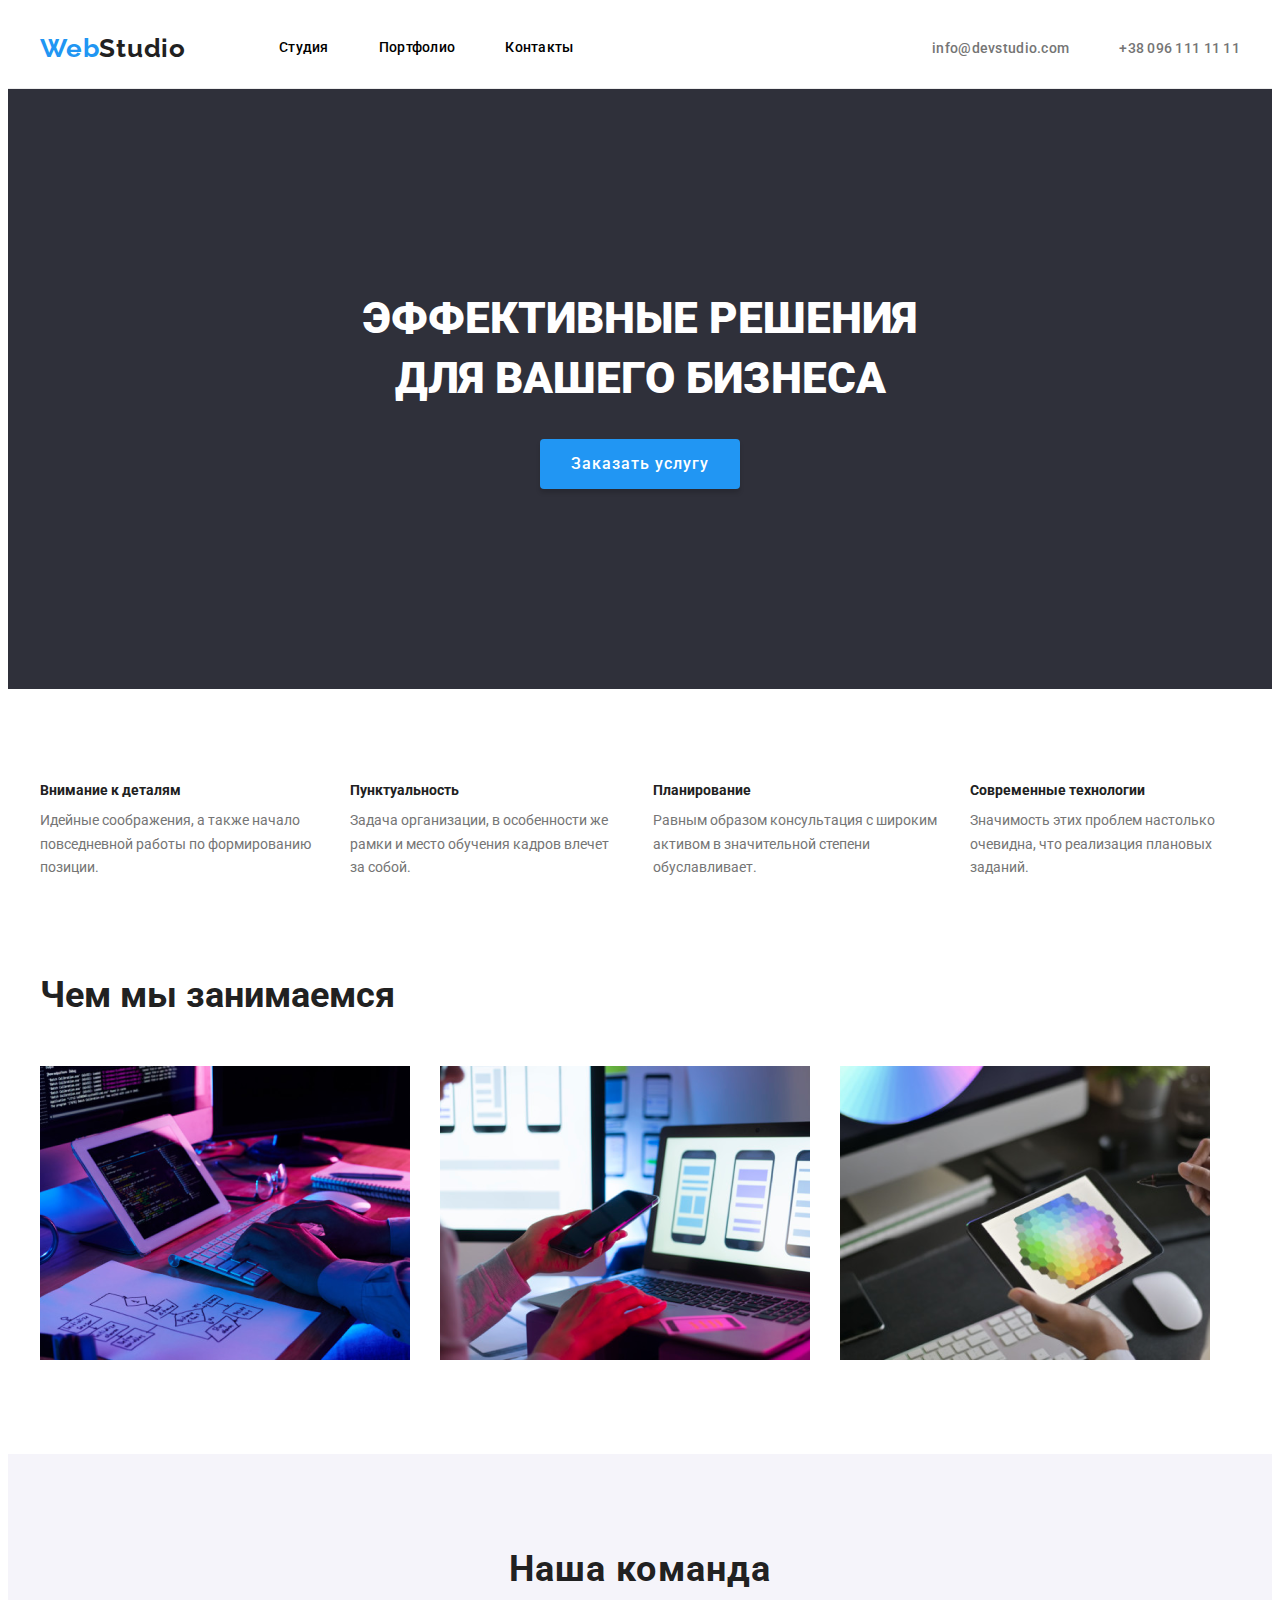
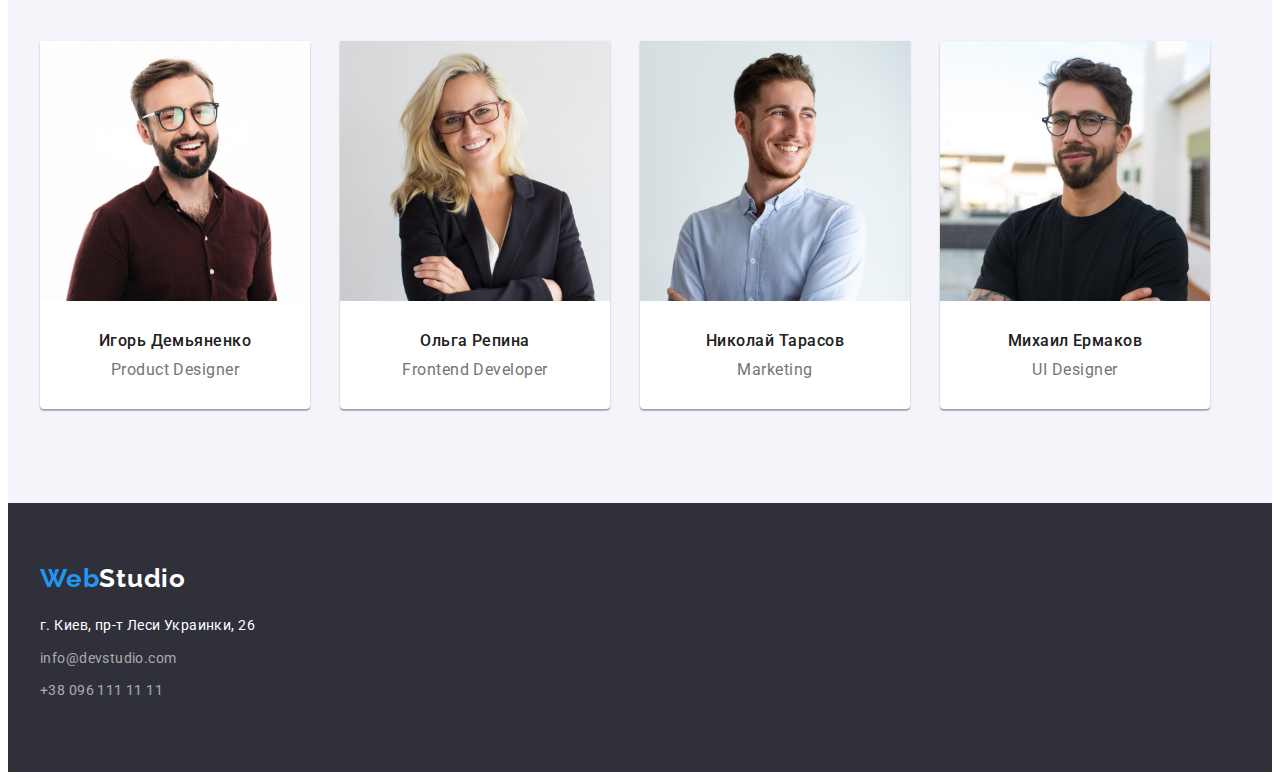
<file: index.html>
<!DOCTYPE html>
<html lang="en">
<head>
    <meta charset="UTF-8">
    <meta http-equiv="X-UA-Compatible" content="IE=edge">
    <meta name="viewport" content="width=device-width, initial-scale=1.0">
    <title>Document</title>
    <link rel="preconnect" href="https://fonts.googleapis.com">
    <link rel="preconnect" href="https://fonts.gstatic.com" crossorigin>
    <link href="https://fonts.googleapis.com/css2?family=Raleway:wght@700&family=Roboto:wght@400;500;700;900&display=swap"
        rel="stylesheet">

        <link rel="stylesheet" href="https://cdnjs.cloudflare.com/ajax/libs/modern-normalize/1.1.0/modern-normalize.min.css"
            integrity="sha512-wpPYUAdjBVSE4KJnH1VR1HeZfpl1ub8YT/NKx4PuQ5NmX2tKuGu6U/JRp5y+Y8XG2tV+wKQpNHVUX03MfMFn9Q=="
            crossorigin="anonymous" referrerpolicy="no-referrer" />

    <link rel="stylesheet" href="./css/style.css">
</head>
<body>
    <!-- HEADER -->
    <header class="header">
        <div class="container header-flex">
            <nav class="header-navigation">
                <a href="index.html" class="header-logo link"> Web<span class="header-studio">Studio</span> </a>
                <ul class="header-list list">
                    <li class="header-item"> <a href="index.html" class="header-link link"> Студия</a></li>
                    <li class="header-item"> <a href="portfolio.html" class="header-link link"> Портфолио</a></li>
                    <li class="header-item"> <a href="" class="header-link link"> Контакты</a></li>
                </ul>
            </nav>
            <ul class="auth-nav list">
                <li class="header-item"> <a href="mailto:info@devstudio.com" class="header-mail link">info@devstudio.com
                    </a></li>
                <li class="header-item"> <a href="tel:+380961111111" class="header-tel link">+38 096 111 11 11</a></li>
            </ul>
        </div>
    </header>
     
    <main>
        <!-- HERO -->
        <section class="hero">
            <div class="container hero-content">
                <h1 class="hero-title">ЭФФЕКТИВНЫЕ РЕШЕНИЯ <br/>ДЛЯ ВАШЕГО БИЗНЕСА</h1>
                <button type="button" class="hero-btn"> Заказать услугу</button>
            </div>
        </section>

        <!-- Приховати заголовок нижче 'Особенности'-->
        <section class="section benefits">
            <div class="container">
                <h2 class="visually-hidden"> Особенности</h2>
                <ul class="benefits-list list">
                    <li class="benefits-item">
                        <h3 class="benefits-item-title">Внимание к деталям</h3>
                        <p class="benefits-text">Идейные соображения, а также начало повседневной работы по формированию
                            позиции.</p>
                    </li>
                    <li class="benefits-item">
                        <h3 class="benefits-item-title">Пунктуальность</h3>
                        <p class="benefits-text">Задача организации, в особенности же рамки и место обучения кадров влечет за
                            собой.</p>
                    </li>
                    <li class="benefits-item">
                        <h3 class="benefits-item-title">Планирование</h3>
                        <p class="benefits-text">Равным образом консультация с широким активом в значительной степени
                            обуславливает.</p>
                    </li>
                    <li class="benefits-item">
                        <h3 class="benefits-item-title">Современные технологии</h3>
                        <p class="benefits-text">Значимость этих проблем настолько очевидна, что реализация плановых заданий.
                        </p>
                    </li>
                </ul>
                </section>

                    <!--  products-->
                <section class="section products">
                    <div class="container">
                        <h2 class="products-title"> Чем мы занимаемся</h2>
                        <ul class="products-list list">
                            <li class="products-item"> <img src="./image/img.png" alt="Програмування" width="370"> </li>
                
                        <li class="products-item"> <img src="./image/mobapp.png" alt="Modapp" width="370"> </li>
                        <li class="products-item"> <img src="./image/design.png" alt="design" width="370"> </li>
                    </ul>
                    </div>
                </section>

                       <!-- OUR TEAM -->
                <section class="team">
                    <div class="container">
                    <h2 class="team-title">Наша команда</h2>
                    <ul class="list team-list " >
                        <li class="team-item">
                            <img src="./image/FOTO/img игорь.jpg" alt="Игорь Демьяненко" width="270">
                            <div class="card-team">
                            <h3 class="team-name">Игорь Демьяненко</h3>
                            <p lang="en" class="team-work-position"> Product Designer</p>
                            </div>
                        </li>
                        <li class="team-item">
                            <img src="./image/FOTO/img ольга.jpg" alt="Ольга Репина" width="270">
                            <div class="card-team">
                            <h3 class="team-name">Ольга Репина</h3>
                            <p lang="en" class="team-work-position">Frontend Developer</p>
                            </div>
                        </li>
                        <li class="team-item">
                            <img src="./image/FOTO/img николай.jpg" alt="Николай Тарасов" width="270">
                            <div class="card-team">
                            <h3 class="team-name">Николай Тарасов</h3>
                            <p lang="en" class="team-work-position">Marketing</p>
                            </div>
                        </li>
                        <li class="team-item">
                            <img src="./image/FOTO/img михаил.jpg" alt="Михаил Ермаков" width="270">
                            <div class="card-team">
                            <h3 class="team-name">Михаил Ермаков</h3>
                            <p lang="en" class="team-work-position">UI Designer</p>
                            </div>
                        </li>
                    </ul>
                    </div>
                </section>
                </main>

                <!-- Футер-->
                <footer class="footer">
                    <div class="container">
                        <a href="index.html" class="footer-logo link"> Web<span class="footer-studio">Studio</span> </a>
                        <address class="address">
                            <ul class="address-list list">
                                <li class="address-item"> <a href="" class="address-link link"> г. Киев, пр-т Леси Украинки, 26 </a>
                                </li>
                                <li class="address-item"> <a href="mailto:info@devstudio.com"
                                        class="address-mail-link link">info@devstudio.com</a></li>
                                <li class="address-item"> <a href="tel:+380961111111" class="address-tel-link link">+38 096 111 11
                                        11</a></li>
                            </ul>
                        </address>
                    </div>
                
                </footer>
                </body>
                
                </html>
</body>
</html>
</file>
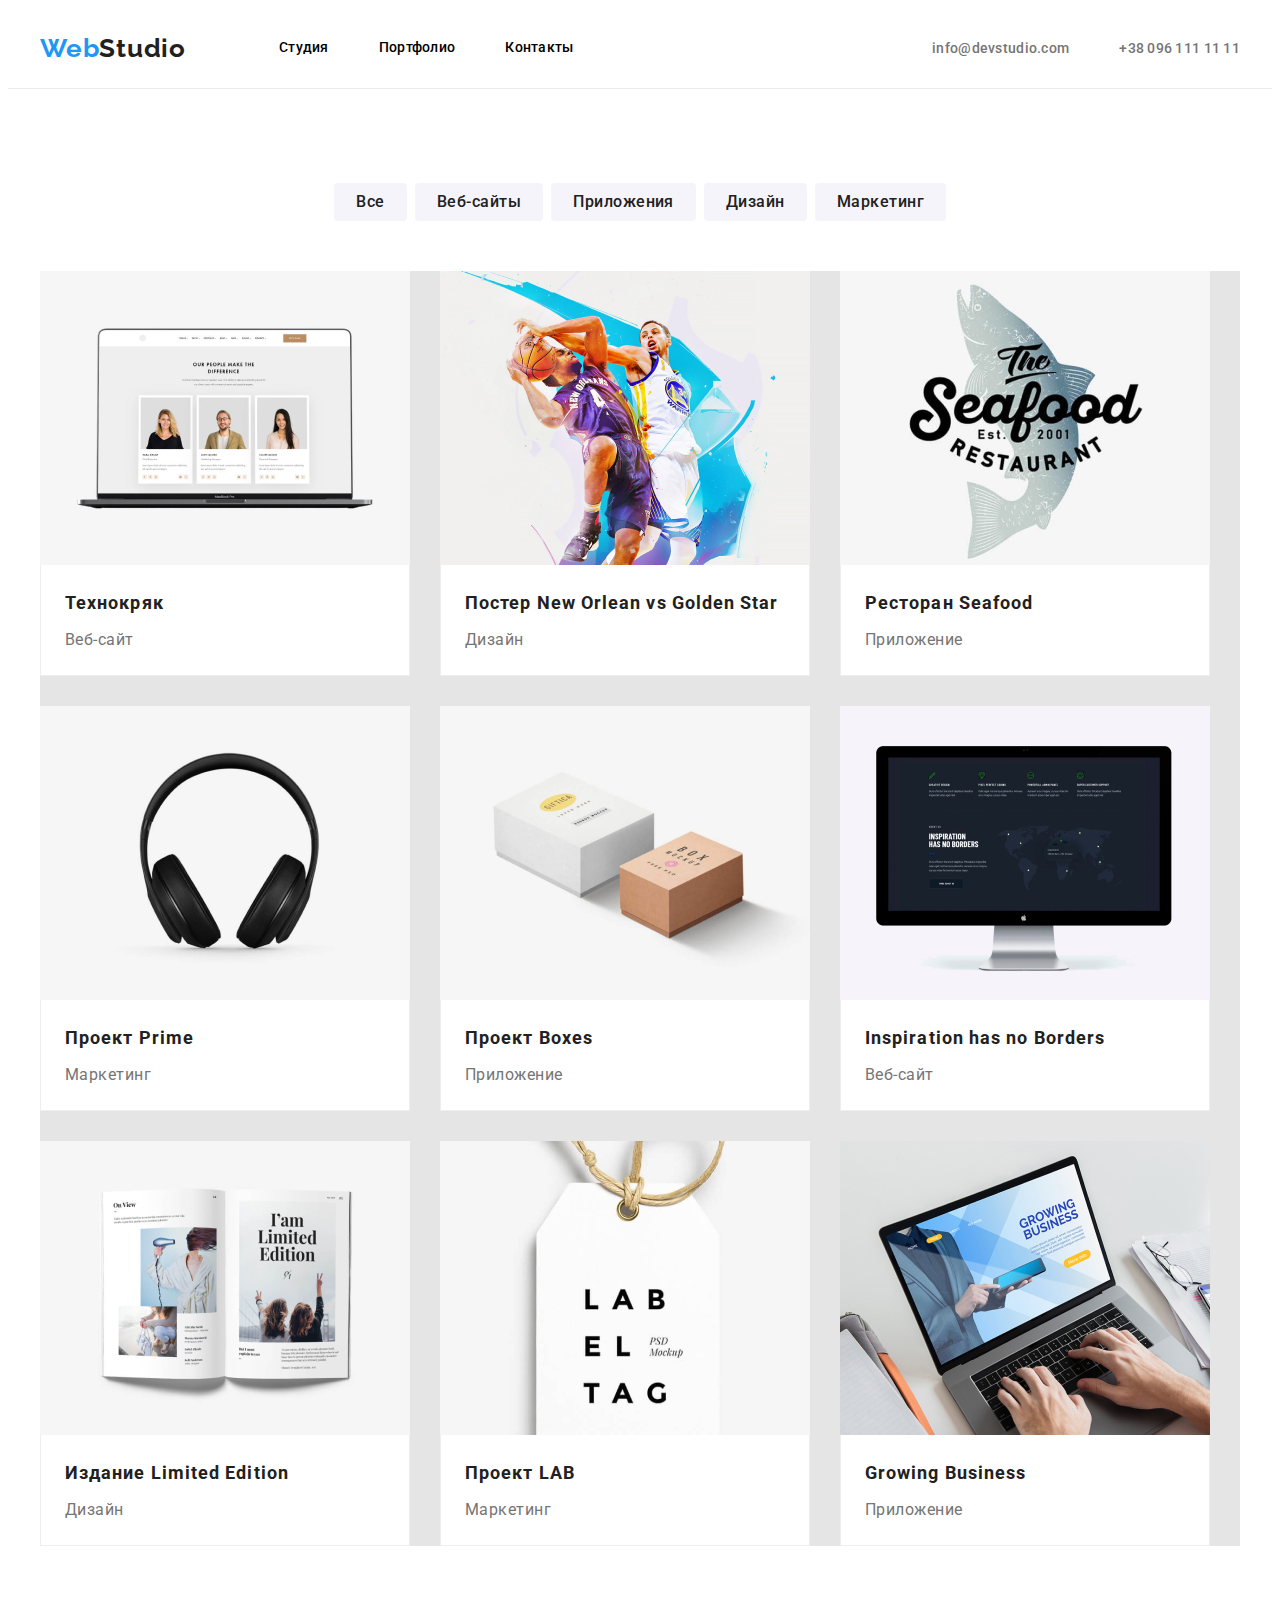
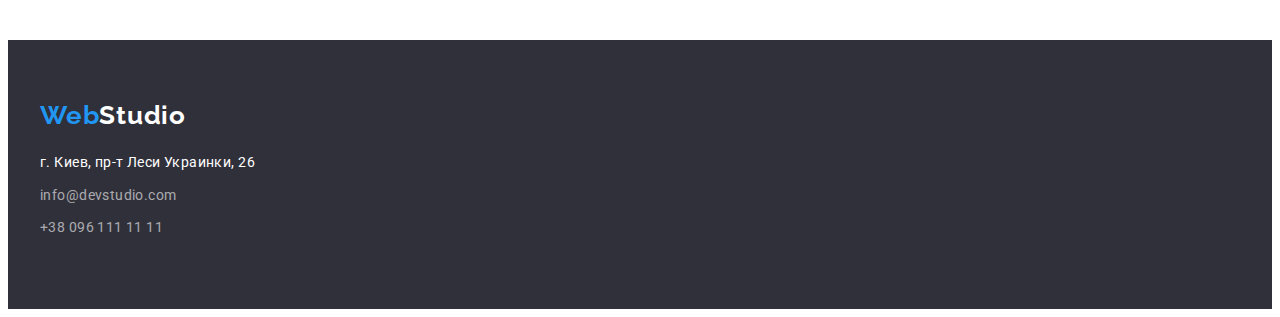
<file: portfolio.html>
<!DOCTYPE html>
<html lang="en">
<head>
    <meta charset="UTF-8">
    <meta http-equiv="X-UA-Compatible" content="IE=edge">
    <meta name="viewport" content="width=device-width, initial-scale=1.0">
    <title>Document</title>
    <link rel="preconnect" href="https://fonts.googleapis.com">
    <link rel="preconnect" href="https://fonts.gstatic.com" crossorigin>
    <link href="https://fonts.googleapis.com/css2?family=Raleway:wght@700&family=Roboto:wght@400;500;700;900&display=swap"
        rel="stylesheet">
<link rel="stylesheet" href="https://cdnjs.cloudflare.com/ajax/libs/modern-normalize/1.1.0/modern-normalize.min.css"
    integrity="sha512-wpPYUAdjBVSE4KJnH1VR1HeZfpl1ub8YT/NKx4PuQ5NmX2tKuGu6U/JRp5y+Y8XG2tV+wKQpNHVUX03MfMFn9Q=="
    crossorigin="anonymous" referrerpolicy="no-referrer" />

    <link rel="stylesheet" href="./css/style.css">
</head>
<body>
    <!-- Шапка сайта -->
<header class="header">
    <div class="container header-flex">
        <nav class="header-navigation">
            <a href="index.html" class="header-logo link"> Web<span class="header-studio">Studio</span> </a>
            <ul class="header-list list">
                <li class="header-item"> <a href="index.html" class="header-link link"> Студия</a></li>
                <li class="header-item"> <a href="portfolio.html" class="header-link link"> Портфолио</a></li>
                <li class="header-item"> <a href="" class="header-link link"> Контакты</a></li>
            </ul>
        </nav>
        <ul class="auth-nav list">
            <li class="header-item"> <a href="mailto:info@devstudio.com" class="header-mail link">info@devstudio.com
                </a></li>
            <li class="header-item"> <a href="tel:+380961111111" class="header-tel link">+38 096 111 11 11</a></li>
        </ul>
    </div>
</header>

    <!-- Основна частина -->
    <main>
        <section class="section portfolio">
            <div class="container">
                <ul class="portfolio-list list">
                    <li class="portfolio-item"> <button type="button" class="portfolio-btn">Все </button></li>
                    <li class="portfolio-item"> <button type="button" class="portfolio-btn">Веб-сайты </button> </li>
                    <li class="portfolio-item"><button type="button" class="portfolio-btn">Приложения </button> </li>
                    <li class="portfolio-item"><button type="button" class="portfolio-btn">Дизайн </button> </li>
                    <li class="portfolio-item"> <button type="button" class="portfolio-btn"> Маркетинг</button></li>
                </ul>
    
        <ul class="list projects-list">
            <li class="link projects-item"> 
                <img src="./image/img.jpg" alt="Технокряк" width="370">
                <div class="card">
                <h3 class="projects-title">Технокряк</h3>
                    <p class="projects-after-title">Веб-сайт</p> </div> </li>

            <li class="link projects-item"> 
                <img src="./image/img (2).jpg" alt="Постер" width="370">  
                <div class="card">
                <h3 class="projects-title"> Постер New Orlean vs Golden Star </h3> 
                    <p  class="projects-after-title"> Дизайн </p> </div> </li>
               
           
            <li class="link projects-item"> 
                <img src="./image/img (3).jpg" alt="Ресторан Seafood" width="370">
                <div class="card">
                <h3 class="projects-title">Ресторан Seafood</h3>
                    <p  class="projects-after-title">Приложение</p>  </div> </li>

             <li class="link projects-item"> 
                 <img src="./image/img (4).jpg" alt="Проект Prime" width="370">
                <div class="card">
               <h3 class="projects-title">Проект Prime</h3>
                    <p  class="projects-after-title">Маркетинг</p>  </div> </li>

            <li class="link projects-item"> 
                <img src="./image/img (5).jpg" alt="Проект Boxes" width="370">
                <div class="card">
              <h3 class="projects-title">Проект Boxes</h3>
                    <p  class="projects-after-title">Приложение</p>  </div> </li>

            <li class="link projects-item"> 
                <img src="./image/img (6).jpg" alt="Inspiration has no Borders" width="370">
                <div class="card">
             <h3 class="projects-title">Inspiration has no Borders</h3>
                    <p  class="projects-after-title">Веб-сайт</p> </div> </li>

            <li class="link projects-item"> 
                <img src="./image/img (7).jpg" alt="Издание Limited Edition" width="370">
                <div class="card">
             <h3 class="projects-title">Издание Limited Edition</h3>
                    <p  class="projects-after-title">Дизайн</p> </div> </li>

            <li class="link projects-item"> 
                <img src="./image/img (8).jpg" alt="Проект LAB" width="370">
                <div class="card">
              <h3 class="projects-title">Проект LAB</h3>
                    <p  class="projects-after-title">Маркетинг</p>  </div> </li>

            <li class="link projects-item"> 
                <img src="./image/img (9.jpg" alt="Growing Business" width="370">
                <div class="card">
            <h3 class="projects-title">Growing Business</h3>
                    <p  class="projects-after-title">Приложение</p> </div> </li>
                </ul>
          </div>
      </section>
  </main>
  
         
    <!-- Футер-->
    <footer class="footer">
        <div class="container">
            <a href="index.html" class="footer-logo link"> Web<span class="footer-studio">Studio</span> </a>
            <address class="address">
                <ul class="address-list list">
                    <li class="address-item"> <a href="" class="address-link link"> г. Киев, пр-т Леси Украинки, 26 </a>
                    </li>
                    <li class="address-item"> <a href="mailto:info@devstudio.com"
                            class="address-mail-link link">info@devstudio.com</a></li>
                    <li class="address-item"> <a href="tel:+380961111111" class="address-tel-link link">+38 096 111 11
                            11</a></li>
                </ul>
            </address>
        </div>
    
    </footer>
</body>
</html>
</file>
<file: css/style.css>
:root {
    --main-title-color: #ffffff;
    --second-title-color: #212121;
    --third-title-color: #757575;
    --main-text-color: #757575;
    --second-text-color: color: rgba(255, 255, 255, 0.6);
    --third-text-color: #212121;
    --accent-color: #2196F3;
    --main-btn-color:#FFFFFF;
    --second-btn-color: #212121;
    --header-text-color:  #212121;
}

body {
    font-family: Roboto; 
    color: #E5E5E5;
}

.container {
     width: 1200px;
     margin-left: auto;
     margin-right: auto;
     padding-left: 15px;
      padding-right: 15px;
}
h1, h2, h3, p, ul{
    margin: 0;
}

.list {
list-style: none;
padding: 0cm;
}

.link {
    text-decoration: none;
}

.visually-hidden {
 position: absolute;
  white-space: nowrap;
  width: 1px;
  height: 1px;
  overflow: hidden;
  border: 0;
  padding: 0;
  clip: rect(0 0 0 0);
  clip-path: inset(50%);
  margin: -1px;
}

img {
  display: block;
  max-width: 100%;
  height: auto;
}


/*/////////// HEADER//////////// */
.header {
    background: #FFFFFF;
    border-bottom: 1px solid #ececec;
}
.header-flex {
     display: flex;
     align-items: center;
    justify-content: center;
}  
.header-list {
     display: flex;
     margin-left: 93px;
}
.header-navigation{
    display: flex;
    align-items: center;
}
.header-list .header-item + .header-item {
  margin-left: 50px;
}

.auth-nav {
  display: flex;
  margin-left: auto;
}
.auth-nav .header-item + .header-item {
  margin-left: 50px;
}

.header-logo {
  font-family: Raleway;
  font-weight: bold;
  font-size: 26px;
  line-height: 1.19;
  letter-spacing: 0.03em;
  color: var(--accent-color);
}
.header-studio {
  font-family: Raleway;
  font-weight: bold;
  font-size: 26px;
  line-height: 1.19;
  letter-spacing: 0.03em;
  color: var(--second-title-color);
}
.header-link {
     display: block;
     padding-top: 32px;
     padding-bottom: 32px;
     font-weight: 500;
     font-size: 14px;
     line-height: 1.14;
     letter-spacing: 0.02em;
     color: black;  
}

.header-link:hover,
.header-link:focus {
    color: var(--accent-color);
}
.header-mail:hover,
.header-mail:focus{
    color: var(--accent-color);
}
.header-tel:hover,
.header-tel:focus{
  color: var(--accent-color);
}
.header-mail, .header-tel {
    font-weight: 500;
    font-size: 14px;
    line-height: 1.14;
    letter-spacing: 0.02em;
    color: var(--main-text-color);
} 
/* /////////////////////   HERO   /////////// */
 .hero {
     padding-top: 200px;
     padding-bottom: 200px;
    background-color: #2F303A;
 }
 .hero-content {
     text-align: center;
 }
 .hero-title {
     margin-top: 0;
     margin-bottom: 30px;
    font-weight: 900;
    font-size: 44px;
    line-height: 1.36;
    color: var(--main-title-color);
 }

 .hero-btn {
      border: none;
     height: 50px;
     min-width: 200px;
     cursor: pointer;
     font-family: inherit;
     font-weight: 500;
     font-size: 16px;
     line-height: 1.88;
     text-align: center;
     letter-spacing: 0.06em;
     color: white;
     background: #2196f3;
     box-shadow: 0px 4px 4px rgba(0, 0, 0, 0.15);
     border-radius: 4px;
 }
 .hero-btn:hover,
 .hero-btn:focus {
    font-weight: 500;
    font-size: 16px;
    line-height: 1.88;
    text-align: center;
    letter-spacing: 0.06em;
    color: #ffffff;
    background: #188ce8;
    box-shadow: 0px 3px 1px rgba(0, 0, 0, 0.1), 0px 1px 2px rgba(0, 0, 0, 0.08),
    0px 2px 2px rgba(0, 0, 0, 0.12);
    border-radius: 4px;
 }

/* ------------------benefits---------- */

.benefits {
    padding-top: 94px;
    padding-bottom: 47px;
    background: white;
}
.benefits-list{
    display: flex;
}
.benefits-item-title {
    width: 270px;
    margin-bottom: 10px;
    font-weight: 700;
    font-size: 14px;
    line-height: 1.14;
    color: var(--second-title-color);
}

.benefits-text {
    font-weight: 400;
    font-size: 14px;
    line-height: 1.71;
    color: var(--third-title-color);
}
.benefits-item + .benefits-item {
  margin-left: 30px;
}

/* /////////////products///////// */
.products{
    padding-top: 47px;
    padding-bottom: 94px;
}
.products-title {
    text-transform: none;
    font-weight: 700;
    font-size: 36px;
    line-height: 1.17;
    color: var(--second-title-color);
    margin-bottom: 50px;
}
.products-list {
  display: flex;
}
.products-list .products-item + .products-item {
  margin-left: 30px;
}


/* ///////////////OUR TEAM///////// */

.team {
    background: #F5F4FA;
    padding-bottom: 94px;
    padding-top: 94px;
}
.team-list{
    display: flex;
}
.card-team{
     padding-top: 30px;
     padding-bottom: 30px;
}
.team-list .team-item + .team-item {
  margin-left: 30px;
}
.team-item {
  background: #ffffff;
  box-shadow: 0px 1px 3px rgba(0, 0, 0, 0.12), 0px 1px 1px rgba(0, 0, 0, 0.14),
    0px 2px 1px rgba(0, 0, 0, 0.2);
  border-radius: 0px 0px 4px 4px;
}

.team-title {
    margin-bottom: 50px;
    font-weight: 700;
    font-size: 36px;
    line-height: 1.17; 
    text-align: center;
    letter-spacing: 0.03em;
   color:var(--second-title-color);
}
.team-name {
    margin-bottom: 10px;
    font-weight: 500;
    font-size: 16px;
    line-height: 1.19;
    line-height: 1.19;
    text-align: center;
    letter-spacing: 0.03em;
    color: var(--second-title-color);
}
.team-work-position {
    font-weight: 400;
    font-size: 16px;
    line-height: 1.19;
    text-align: center;
    letter-spacing: 0.03em;
    color: var(--third-title-color);
}

/* ////////// footer//////////*/
.footer {
  padding-top: 60px;
  padding-bottom: 60px;
  background-color: #2F303A
}
.footer-logo {
  font-family: Raleway;
  font-weight: bold;
  font-size: 26px;
  line-height: 1.19;
  letter-spacing: 0.03em;
  color: var(--accent-color);
}
.footer-studio {
  font-family: Raleway;
  font-weight: bold;
  font-size: 26px;
  line-height: 1.19;
  letter-spacing: 0.03em;
  color: white;
}
.address {
  margin-top: 20px;
  font-style: normal;
}
.address-item {
  margin-bottom: 9px;
}
.address-link {
  font-weight: normal;
  font-size: 14px;
  line-height: 1.71;
  letter-spacing: 0.03em;
  color: #ffffff;
}
.address-mail-link {
  font-weight: normal;
  font-size: 14px;
  line-height: 1.71;
  letter-spacing: 0.03em;
  color: rgba(255, 255, 255, 0.6);
}
.address-tel-link {
  font-weight: normal;
  font-size: 14px;
  line-height: 1.71;
  letter-spacing: 0.03em;
  color: rgba(255, 255, 255, 0.6);
}
.address-mail-link:hover,
.address-mail-link:focus,
.address-tel-link:hover,
.address-tel-link:focus {
  color: var(--accent-color);
}


/* ----------------PORTFOLIO----- */
.portfolio {
  padding-top: 94px;
  padding-bottom: 94px;
}
.portfolio-list{
  display: flex;
  justify-content: center;
  margin-bottom: 50px;
}
.portfolio-list .portfolio-item + .portfolio-item {
  margin-left: 8px;
}
.portfolio-btn {
     display: inline-block;
     cursor: pointer;
     font-family: inherit;
     height: 38px;
     min-width: 73px;
     padding: 6px 22px;
      border: 0;
     font-weight: 500;
     font-size: 16px;
     line-height: 1.63;
     text-align: center;
     letter-spacing: 0.03em;
     color: var(--second-title-color);
     background: #f5f4fa;;
     border-radius: 4px; 
}

.portfolio-btn:hover,
.portfolio-btn:focus {
  font-weight: 500;
  font-size: 16px;
  line-height: 1.63;
  text-align: center;
  letter-spacing: 0.03em;
  color: #ffffff;
  background: #2196f3;
  box-shadow: 0px 3px 1px rgba(0, 0, 0, 0.1), 0px 1px 2px rgba(0, 0, 0, 0.08),
    0px 2px 2px rgba(0, 0, 0, 0.12);
  border-radius: 4px;
}

/* projects */

.projects-list {
     background: #E5E5E5;
     display: flex;
     flex-wrap: wrap;
}
.projects-item + .projects-item {
  margin-left: 30px;
}
.projects-item:nth-child(3n + 1) {
  margin-left: 0;
}
.projects-item {
  margin-bottom: 30px;
  width: 370px;
  box-sizing: border-box;
}
.projects-item:nth-last-child(-n + 3) {
  margin-bottom: 0;
}  

.projects-title {
    margin-bottom: 4px;

    font-weight: bold;
    font-size: 18px;
    line-height: 2;
    letter-spacing: 0.06em;
    color: var(--second-title-color);
}
.projects-after-title {
     font-weight: normal;
     font-size: 16px;
     line-height: 1.87;
     letter-spacing: 0.03em;
     color: var(--third-title-color);
}

.card {
  padding: 20px 24px;
  background: #ffffff;
  border: 1px solid #eeeeee;
  border-top: none;
}
</file>
